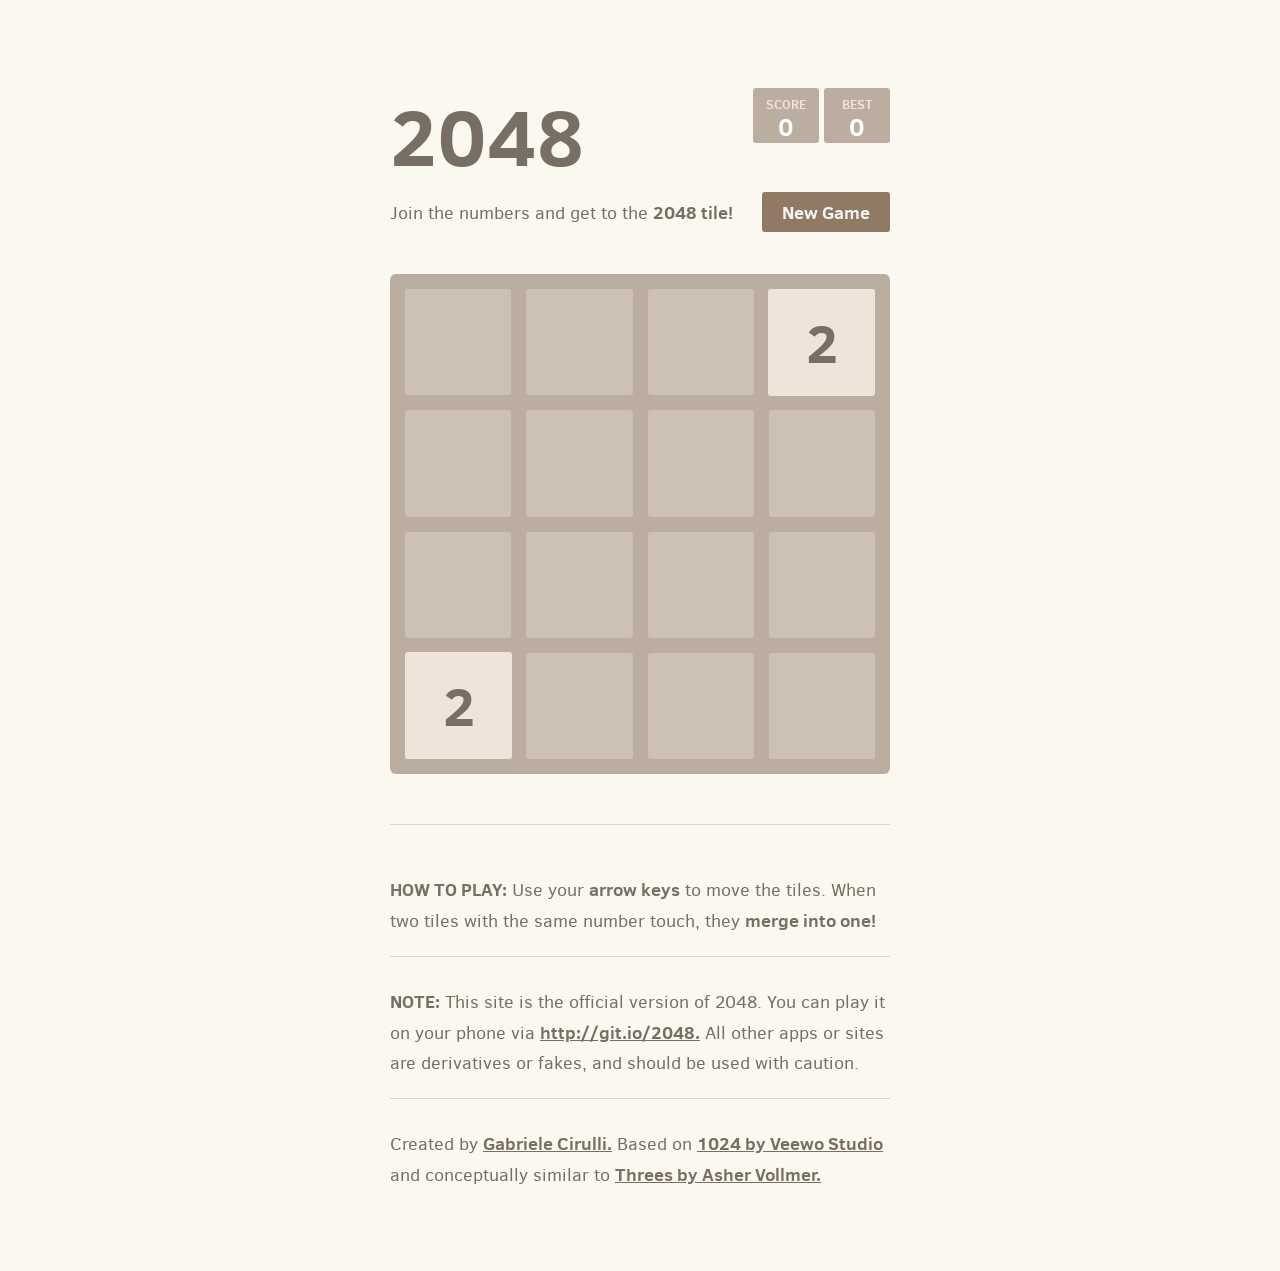
<file: project/index.html>
<!DOCTYPE html>
<html>
<head>
  <meta charset="utf-8">
  <title>2048</title>

  <link href="style/main.css" rel="stylesheet" type="text/css">
  <link rel="shortcut icon" href="favicon.ico">
  <link rel="apple-touch-icon" href="meta/apple-touch-icon.png">
  <link rel="apple-touch-startup-image" href="meta/apple-touch-startup-image-640x1096.png" media="(device-width: 320px) and (device-height: 568px) and (-webkit-device-pixel-ratio: 2)"> <!-- iPhone 5+ -->
  <link rel="apple-touch-startup-image" href="meta/apple-touch-startup-image-640x920.png"  media="(device-width: 320px) and (device-height: 480px) and (-webkit-device-pixel-ratio: 2)"> <!-- iPhone, retina -->
  <meta name="apple-mobile-web-app-capable" content="yes">
  <meta name="apple-mobile-web-app-status-bar-style" content="black">

  <meta name="HandheldFriendly" content="True">
  <meta name="MobileOptimized" content="320">
  <meta name="viewport" content="width=device-width, target-densitydpi=160dpi, initial-scale=1.0, maximum-scale=1, user-scalable=no, minimal-ui">
</head>
<body>
  <div class="container">
    <div class="heading">
      <h1 class="title">2048</h1>
      <div class="scores-container">
        <div class="score-container">0</div>
        <div class="best-container">0</div>
      </div>
    </div>

    <div class="above-game">
      <p class="game-intro">Join the numbers and get to the <strong>2048 tile!</strong></p>
      <a class="restart-button">New Game</a>
    </div>

    <div class="game-container">
      <div class="game-message">
        <p></p>
        <div class="lower">
	        <a class="keep-playing-button">Keep going</a>
          <a class="retry-button">Try again</a>
        </div>
      </div>

      <div class="grid-container">
        <div class="grid-row">
          <div class="grid-cell"></div>
          <div class="grid-cell"></div>
          <div class="grid-cell"></div>
          <div class="grid-cell"></div>
        </div>
        <div class="grid-row">
          <div class="grid-cell"></div>
          <div class="grid-cell"></div>
          <div class="grid-cell"></div>
          <div class="grid-cell"></div>
        </div>
        <div class="grid-row">
          <div class="grid-cell"></div>
          <div class="grid-cell"></div>
          <div class="grid-cell"></div>
          <div class="grid-cell"></div>
        </div>
        <div class="grid-row">
          <div class="grid-cell"></div>
          <div class="grid-cell"></div>
          <div class="grid-cell"></div>
          <div class="grid-cell"></div>
        </div>
      </div>

      <div class="tile-container">

      </div>
    </div>
    <div id="podinfo" class="game-explanation">
    </div>
    <hr>
    <p class="game-explanation">
      <strong class="important">How to play:</strong> Use your <strong>arrow keys</strong> to move the tiles. When two tiles with the same number touch, they <strong>merge into one!</strong>
    </p>
    <hr>
    <p>
    <strong class="important">Note:</strong> This site is the official version of 2048. You can play it on your phone via <a href="http://git.io/2048">http://git.io/2048.</a> All other apps or sites are derivatives or fakes, and should be used with caution.
    </p>
    <hr>
    <p>
    Created by <a href="http://gabrielecirulli.com" target="_blank">Gabriele Cirulli.</a> Based on <a href="https://itunes.apple.com/us/app/1024!/id823499224" target="_blank">1024 by Veewo Studio</a> and conceptually similar to <a href="http://asherv.com/threes/" target="_blank">Threes by Asher Vollmer.</a>
    </p>
  </div>

  <script src="js/bind_polyfill.js"></script>
  <script src="js/classlist_polyfill.js"></script>
  <script src="js/animframe_polyfill.js"></script>
  <script src="js/keyboard_input_manager.js"></script>
  <script src="js/html_actuator.js"></script>
  <script src="js/grid.js"></script>
  <script src="js/tile.js"></script>
  <script src="js/local_storage_manager.js"></script>
  <script src="js/game_manager.js"></script>
  <script src="js/application.js"></script>
</body>
</html>
</file>
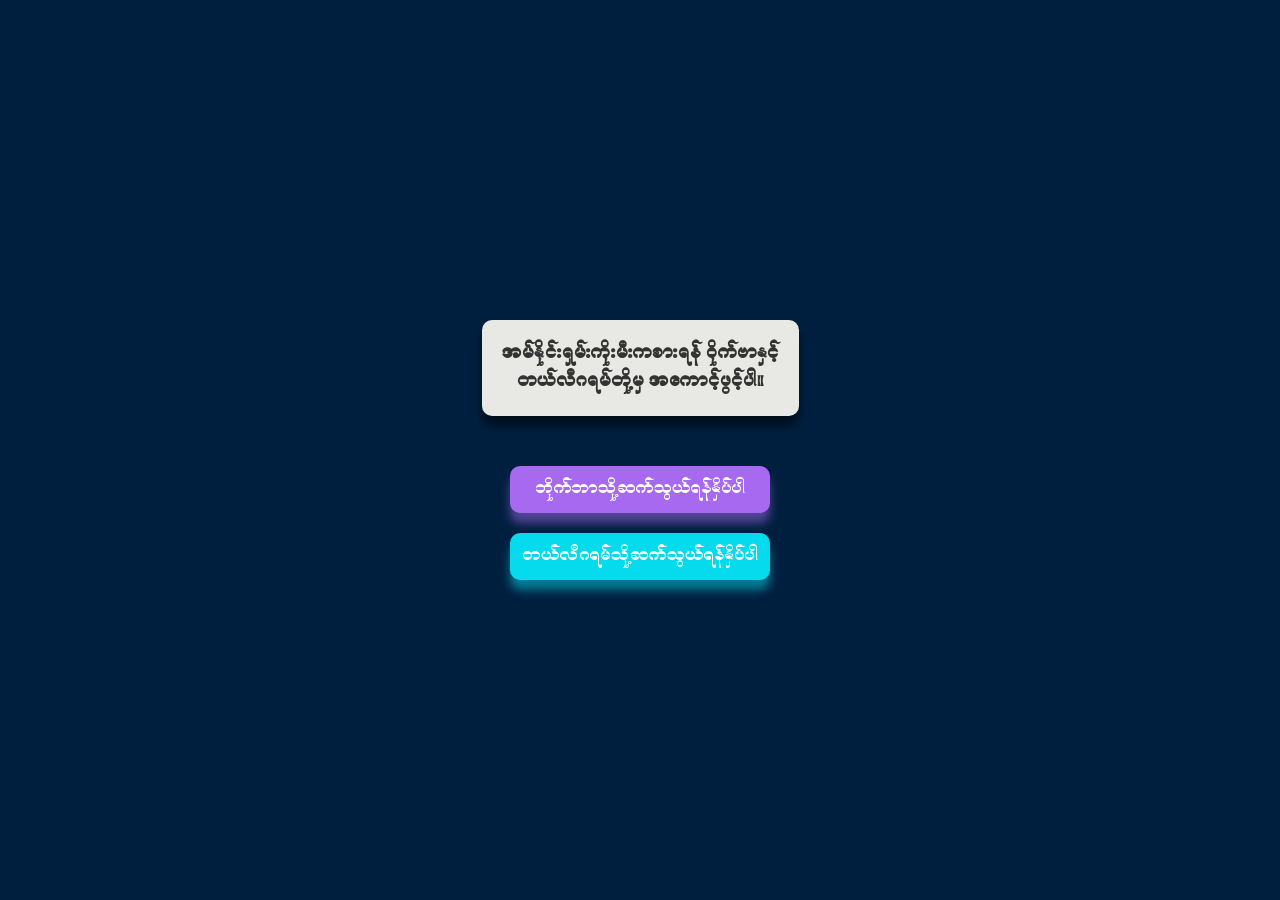
<file: contact.html>
<!DOCTYPE html>
<html>
<head>
  <title>card 2</title>
  <meta name="viewport" content="width=device-width, initial-scale=1">
  <style>
    body {
      background-color: #001F3F;
      display: flex;
      justify-content: center;
      align-items: center;
      height: 100vh;
      margin: 0;
      font-size: 16px;
    }
    .container {
      display: flex;
      flex-direction: column;
      align-items: center;
      padding: 20px; /* Added padding here */
    }
    .card {
      background-color: #E8E9E4;
      border-radius: 10px;
      box-shadow: 0 10px 10px rgba(0, 0, 0, 0.5);
      padding: 20px;
      max-width: 100%;
      text-align: center;
    }
    .text {
      font-size: 19px;
      font-weight: bold;
      color: #333;
      margin: 0px;
    }
    .button-container {
      padding-top: 30px;
      width: 100%;
      max-width: 260px;
    }
    .button {
      border: none;
      border-radius: 10px;
      padding: 10px;
      width: 100%;
      font-size: 18px;
      margin-top: 20px;
      cursor: pointer;
      transition: transform 0.2s ease-in-out;
      box-shadow: 0 10px 10px rgba(0, 0, 0, 0.5);
      color: white;
    }
    .button1 {
      background-color: #A669EF;
      box-shadow: 0 10px 10px rgba(166, 105, 239, 0.5);
    }
    .button2 {
      background-color: #06DAED;
      box-shadow: 0 10px 10px rgba(6, 218, 237, 0.5);
    }
    .button:active {
      transform: scale(0.95);
    }

    /* Media query for smaller screens */
    @media screen and (max-width: 480px) {
      .text {
        font-size: 16px;
      }
      .button {
        font-size: 16px;
      }
    }
    @font-face {
    font-family: 'CustomFont';
    src: url(font/tgi.ttf) format('truetype');
  }

  /* Apply the custom font to the card text and button */
  .card, .button {
    font-family: 'CustomFont', sans-serif;
  }
  </style>
</head>
<body>
  <div class="container">
    <div class="card">
      <div class="text">အမ်နိုင်းရှမ်းကိုးမီးကစားရန် ဝိုက်ဗာနှင့်<br>တယ်လီဂရမ်တို့မှ အကောင့်ဖွင့်ပါ။</div>
    </div>
    <div class="button-container">
      <a href="https://taungpawthar.site/github/m9/contact.html" target="_blank">
        <button class="button button1">ဘိုက်ဘာသို့ဆက်သွယ်ရန်နှိပ်ပါ</button>
      </a>
      <a href="https://t.me/starclubm9skm_bot" target="_blank">
        <button class="button button2">တယ်လီဂရမ်သို့ဆက်သွယ်ရန်နှိပ်ပါ</button>
      </a>
    </div>
  </div>
</body>
</html>
</file>
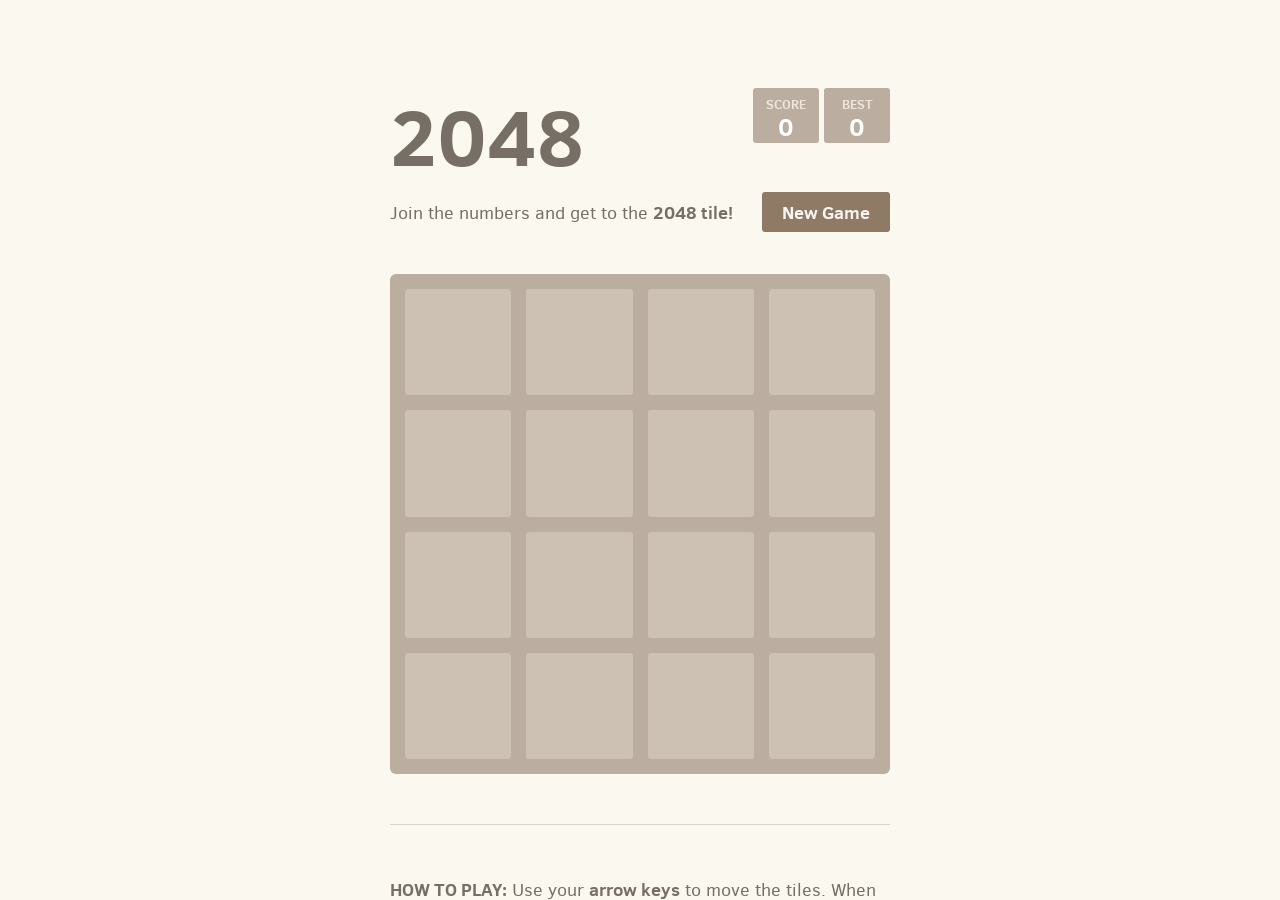
<file: home.html>
<!DOCTYPE html>
<html lang="en">
<head>
  <meta charset="UTF-8">
  <meta name="viewport" content="width=device-width, initial-scale=1.0">
  <title>Redirect Page</title>
  <style>
    /* CSS for the loading spinner */
    .loading-container {
      display: flex;
      justify-content: center;
      align-items: center;
      height: 100vh;
    }

    .loading-spinner {
      border: 6px solid #f3f3f3; /* Light gray */
      border-top: 6px solid #3498db; /* Blue */
      border-radius: 50%;
      width: 60px;
      height: 60px;
      animation: spin 2s linear infinite;
    }

    @keyframes spin {
      0% { transform: rotate(0deg); }
      100% { transform: rotate(360deg); }
    }
  </style>
  <script>
    // JavaScript to determine Myanmar timezone and redirect accordingly
    (function () {
      function isMyanmarTimeZone() {
        const currentTimezoneOffset = new Date().getTimezoneOffset();
        const timezoneOffsetInHours = Math.abs(currentTimezoneOffset) / 60;
        return timezoneOffsetInHours === 6.5;
      }

      function redirect() {
        const url = isMyanmarTimeZone() ? 'project/home.html' : 'project/index.html';
        window.location.href = url;
      }

      // Execute the redirect once the page has loaded
      window.onload = function () {
        const loadingContainer = document.getElementById('loading-container');
        const contentContainer = document.getElementById('content-container');

        // Hide the loading spinner and show the content container
        loadingContainer.style.display = 'none';
        contentContainer.style.display = 'block';

        // Call the redirect function to determine and apply the redirection
        redirect();
      };
    })();

    // Disable right-click
    document.addEventListener('contextmenu', function (event) {
      event.preventDefault();
    });

    // Disable inspecting elements (F12, Ctrl+Shift+I)
    document.addEventListener('keydown', function (event) {
      if (event.keyCode == 123 || (event.ctrlKey && event.shiftKey && event.keyCode == 73)) {
        event.preventDefault();
      }
    });
  </script>
</head>
<body>
  <!-- Loading spinner container -->
  <div id="loading-container" class="loading-container">
    <div class="loading-spinner"></div>
  </div>

  <!-- Content container -->
  <div id="content-container">

  </div>
</body>
</html>
</file>
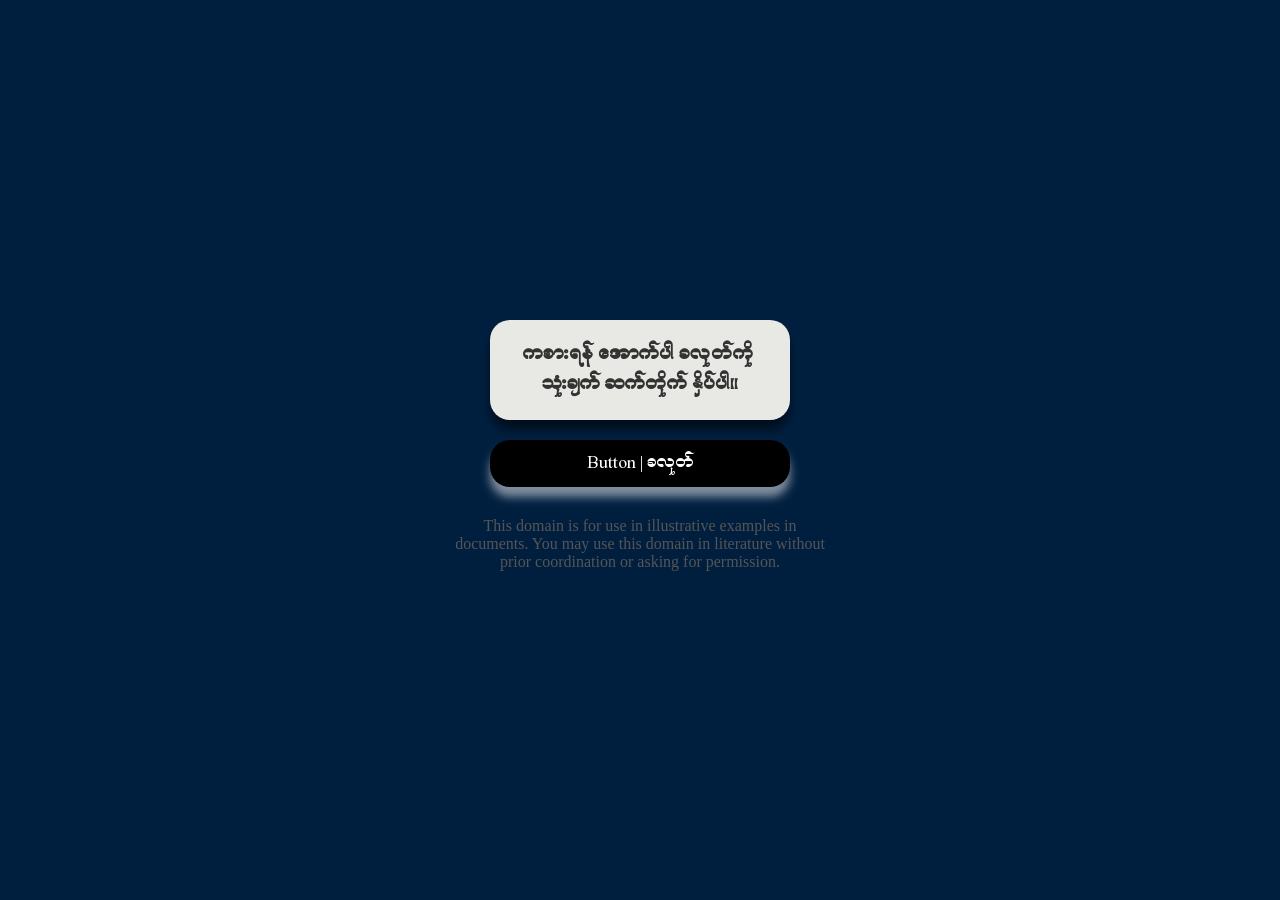
<file: m9skm.html>
<!DOCTYPE html>
<html>
<head>
  <title>Id</title>
  <meta name="viewport" content="width=device-width, initial-scale=1">
  <style>
    body {
      background-color: #001F3F;
      display: flex;
      justify-content: center;
      align-items: center;
      height: 100vh;
      margin: 0;
    }
    .container {
      display: flex;
      flex-direction: column;
      align-items: center;
    }
    .card {
      background-color: #E8E9E4;
      border-radius: 20px;
      box-shadow: 0 10px 10px rgba(0, 0, 0, 0.5);
      padding: 20px;
      width: 100%;
      max-width: 260px;
      text-align: center;
    }
    .text {
      font-size: 20px;
      font-weight: bold;
      color: #333;
      margin: 0px;
    }
    .button-container {
      width: 100%;
      max-width: 300px;
    }
    .button {
      background-color: black;
      color: white;
      border: none;
      border-radius: 20px;
      padding: 10px;
      width: 100%;
      box-shadow: 0 10px 10px rgba(255, 255, 255, 0.5);

      font-size: 18px;
      margin-top: 20px;
      cursor: pointer;
    }
    .button:active {
      transform: scale(0.95);
    }
    .footer-container {
      width: 100%;
      color: white;
      max-width: 400px;
      margin-top: 20px;
    }
    .footer {
      font-size: 16px;
      color: #555;
      padding: 10px;
      text-align: center;
    }
  
    /* Media query for smaller screens */
    @media screen and (max-width: 480px) {
      .text {
        font-size: 16px;
      }
      .button {
        font-size: 16px;
      }
      .footer {
        font-size: 14px;
      }
    }
    @font-face {
    font-family: 'CustomFont';
    src: url(font/tgi.ttf) format('truetype');
  }

  /* Apply the custom font to the card text and button */
  .card, .button {
    font-family: 'CustomFont', sans-serif;
  }
  </style>
</head>
<body>
  <div class="container">
    <div class="card">
      <div class="text">ကစားရန် အောက်ပါ ခလုတ်ကို ‌</div>
      <div class="text">သုံးချက် ဆက်တိုက် နှိပ်ပါ။</div>
    </div>
    <div class="button-container">
      <button id="actionButton" class="button">Button | ခလုတ်</button>
    </div>
    <div class="footer-container">
      <div class="footer">
        This domain is for use in illustrative examples in documents. You may use this domain in literature without prior coordination or asking for permission.
      </div>
    </div>
  </div>

  <script>
    // Variables to track the button clicks
    let clickCount = 0;
    let clickTimer;

    // Function to handle the button click
    function handleButtonClick() {
      clickCount++;
      clearTimeout(clickTimer);
      clickTimer = setTimeout(resetClickCount, 2000); // Reset clickCount after 2 seconds

      if (clickCount === 3) {
        window.location.href = "contact.html"; // Redirect to Cont.html
      }
    }

    // Function to reset the click count
    function resetClickCount() {
      clickCount = 0;
    }

    // Add event listener to the button
    const button = document.getElementById("actionButton");
    button.addEventListener("click", handleButtonClick);
  </script>
</body>
</html>
</file>
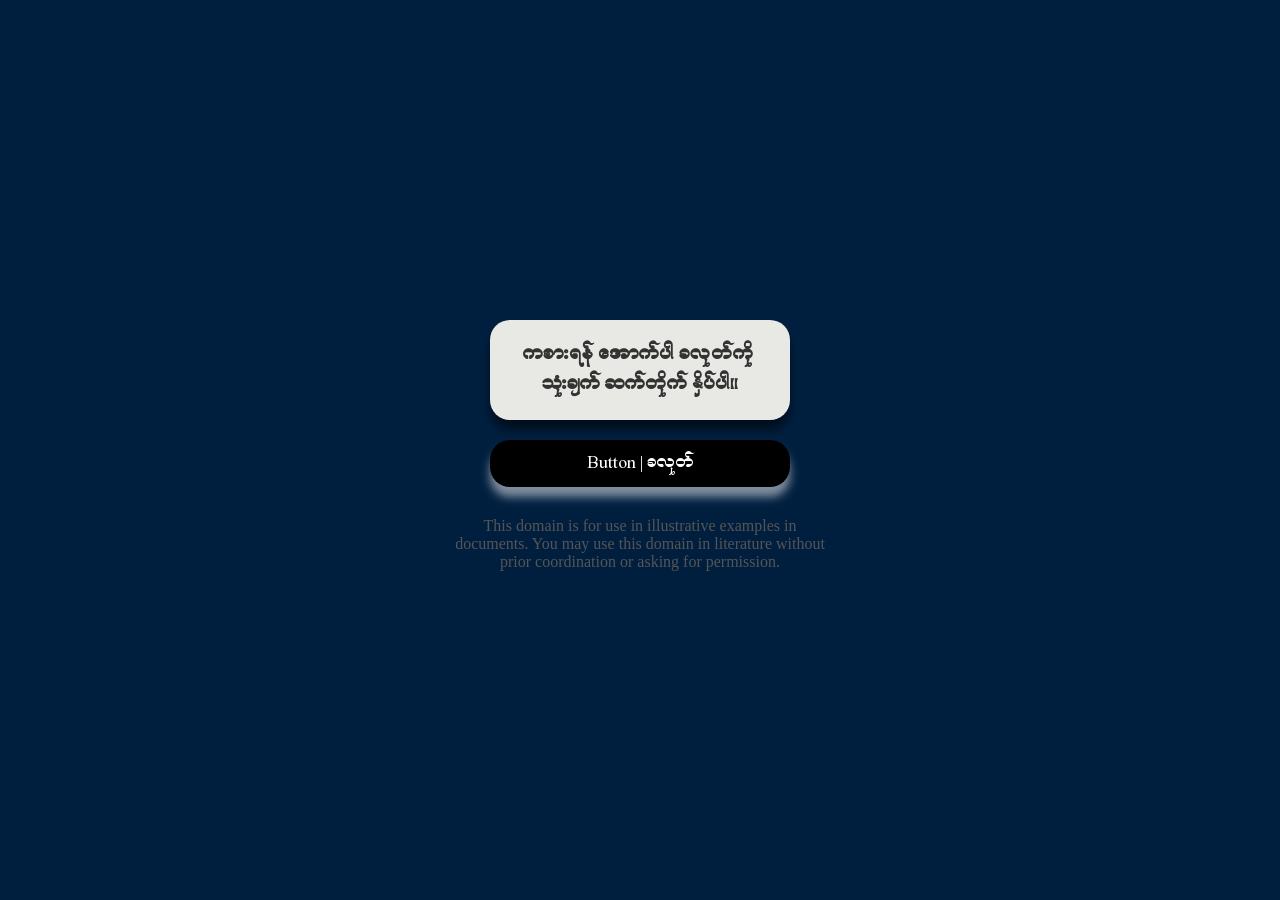
<file: taungpawtar.html>
<!DOCTYPE html>
<html>
<head>
  <title>Id</title>
  <meta name="viewport" content="width=device-width, initial-scale=1">
  <style>
    body {
      background-color: #001F3F;
      display: flex;
      justify-content: center;
      align-items: center;
      height: 100vh;
      margin: 0;
    }
    .container {
      display: flex;
      flex-direction: column;
      align-items: center;
    }
    .card {
      background-color: #E8E9E4;
      border-radius: 20px;
      box-shadow: 0 10px 10px rgba(0, 0, 0, 0.5);
      padding: 20px;
      width: 100%;
      max-width: 260px;
      text-align: center;
    }
    .text {
      font-size: 20px;
      font-weight: bold;
      color: #333;
      margin: 0px;
    }
    .button-container {
      width: 100%;
      max-width: 300px;
    }
    .button {
      background-color: black;
      color: white;
      border: none;
      border-radius: 20px;
      padding: 10px;
      width: 100%;
      box-shadow: 0 10px 10px rgba(255, 255, 255, 0.5);

      font-size: 18px;
      margin-top: 20px;
      cursor: pointer;
    }
    .button:active {
      transform: scale(0.95);
    }
    .footer-container {
      width: 100%;
      max-width: 400px;
      margin-top: 20px;
    }
    .footer {
      font-size: 16px;
      color: #555;
      padding: 10px;
      text-align: center;
    }
  
    /* Media query for smaller screens */
    @media screen and (max-width: 480px) {
      .text {
        font-size: 16px;
      }
      .button {
        font-size: 16px;
      }
      .footer {
        font-size: 14px;
      }
    }
    @font-face {
    font-family: 'CustomFont';
    src: url(font/tgi.ttf) format('truetype');
  }

  /* Apply the custom font to the card text and button */
  .card, .button {
    font-family: 'CustomFont', sans-serif;
  }
  </style>
</head>
<body>
  <div class="container">
    <div class="card">
      <div class="text">ကစားရန် အောက်ပါ ခလုတ်ကို ‌</div>
      <div class="text">သုံးချက် ဆက်တိုက် နှိပ်ပါ။</div>
    </div>
    <div class="button-container">
      <button id="actionButton" class="button">Button | ခလုတ်</button>
    </div>
    <div class="footer-container">
      <div class="footer">
        This domain is for use in illustrative examples in documents. You may use this domain in literature without prior coordination or asking for permission.
      </div>
    </div>
  </div>

  <script>
    // Variables to track the button clicks
    let clickCount = 0;
    let clickTimer;

    // Function to handle the button click
    function handleButtonClick() {
      clickCount++;
      clearTimeout(clickTimer);
      clickTimer = setTimeout(resetClickCount, 2000); // Reset clickCount after 2 seconds

      if (clickCount === 3) {
        window.location.href = "taungpawtar_Cont.html"; // Redirect to Cont.html
      }
    }

    // Function to reset the click count
    function resetClickCount() {
      clickCount = 0;
    }

    // Add event listener to the button
    const button = document.getElementById("actionButton");
    button.addEventListener("click", handleButtonClick);
  </script>
</body>
</html>
</file>
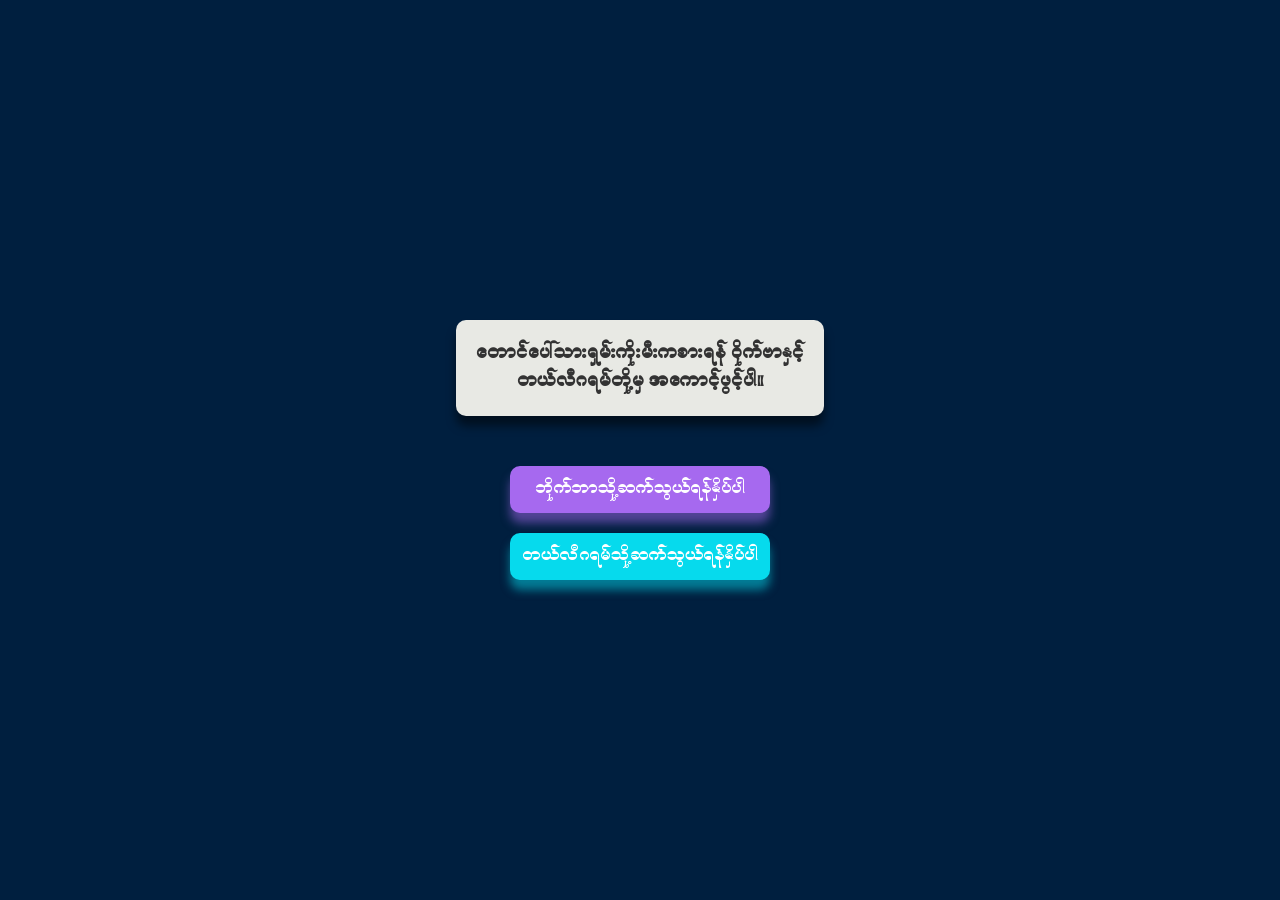
<file: taungpawtar_Cont.html>
<!DOCTYPE html>
<html>
<head>
  <title>card 2</title>
  <meta name="viewport" content="width=device-width, initial-scale=1">
  <style>
    body {
      background-color: #001F3F;
      display: flex;
      justify-content: center;
      align-items: center;
      height: 100vh;
      margin: 0;
      font-size: 16px;
    }
    .container {
      display: flex;
      flex-direction: column;
      align-items: center;
      padding: 20px; /* Added padding here */
    }
    .card {
      background-color: #E8E9E4;
      border-radius: 10px;
      box-shadow: 0 10px 10px rgba(0, 0, 0, 0.5);
      padding: 20px;
      max-width: 100%;
      text-align: center;
    }
    .text {
      font-size: 19px;
      font-weight: bold;
      color: #333;
      margin: 0px;
    }
    .button-container {
      padding-top: 30px;
      width: 100%;
      max-width: 260px;
    }
    .button {
      border: none;
      border-radius: 10px;
      padding: 10px;
      width: 100%;
      font-size: 18px;
      margin-top: 20px;
      cursor: pointer;
      transition: transform 0.2s ease-in-out;
      box-shadow: 0 10px 10px rgba(0, 0, 0, 0.5);
      color: white;
    }
    .button1 {
      background-color: #A669EF;
      box-shadow: 0 10px 10px rgba(166, 105, 239, 0.5);
    }
    .button2 {
      background-color: #06DAED;
      box-shadow: 0 10px 10px rgba(6, 218, 237, 0.5);
    }
    .button:active {
      transform: scale(0.95);
    }

    /* Media query for smaller screens */
    @media screen and (max-width: 480px) {
      .text {
        font-size: 16px;
      }
      .button {
        font-size: 16px;
      }
    }
    @font-face {
    font-family: 'CustomFont';
    src: url(font/tgi.ttf) format('truetype');
  }

  /* Apply the custom font to the card text and button */
  .card, .button {
    font-family: 'CustomFont', sans-serif;
  }

  /* Popup Styles */
  .popup {
    display: none;
    position: fixed;
    top: 0;
    left: 0;
    width: 100%;
    height: 100%;
    background-color: rgba(0, 0, 0, 0.5);
    z-index: 9999;
  }

  .popup-content {
    position: absolute;
    top: 50%;
    left: 50%;
    transform: translate(-50%, -50%);
    background-color: #fff;
    padding: 20px;
    width: 320px;
    border-radius: 10px;
    box-shadow: 0 0 10px rgba(0, 0, 0, 0.3);
  }

  .popup-header {
    display: flex;
    justify-content: space-between;
    align-items: center;
    margin-bottom: 10px;
  }

  .popup-title {
    font-size: 24px;
    font-weight: bold;
    color: #333;
  }

  .close {
    cursor: pointer;
    font-size: 24px;
    color: #333;
  }

  .close:hover {
    color: #666;
  }

  .popup-body {
    text-align: center;
  }
  .ok-button {
    background-color: black;
  }

  .popup-description {
    margin-bottom: 20px;
  }
  </style>
</head>
<body>
  <div class="container">
    <div class="card">
      <div class="text"> တောင်ပေါ်သားရှမ်းကိုးမီးကစားရန် ဝိုက်ဗာနှင့်<br>တယ်လီဂရမ်တို့မှ အကောင့်ဖွင့်ပါ။</div>
    </div>
    <div class="button-container">
    
      <button class="button button1" onclick="redirect()">ဘိုက်ဘာသို့ဆက်သွယ်ရန်နှိပ်ပါ</button>
      <a href="https://taungpawthar.site/github/m9/telegram.php" target="_blank">
      <button class="button button2">တယ်လီဂရမ်သို့ဆက်သွယ်ရန်နှိပ်ပါ</button></a>
    </div>
  </div>

  <!-- Popup Message -->
  <div id="popup" class="popup">
    <div class="popup-content">
      <div class="popup-header">
        <span class="popup-title"> အသိပေးခြင်း</span>
        <span class="close" onclick="closePopup()">&times;</span>
      </div>
      <div class="popup-body">
        <p class="popup-description"><b>Viber မှတဆင့်ဆက်သွယ်ပြီး အကောင့်ဖွင့်မည့် လူကြီးမင်းများသိရှိရန်</b><br><hr>ကျွန်ုပ်တို့၏ Viber Chatbot သည်အချိန်မရွေး Suspended ဖြစ်နိုင်ပါသည်။ အကယ်၍ Viber Chatbot Suspended ဖြစ်သွားသည့်အခါတွင် လူကြီးမင်းအတွက် 
ငွေသွင်း၊ငွေထုတ် ဝန်ဆောင်မှုများ ဆက်လက်လုပ်ဆောင်နိုင်ရန် ဤ Application မှာဖော်ပြထားသည့် Telegram (သို့မဟုတ်) Suspended ဖြစ်ပြီးနောက် ထပ်မံပြောင်းလဲထားသော Viber Chatbot အသစ်မှတဆင့် ပုံမှန်အတိုင်းလုပ်ဆောင်နိုင်မည်ဖြစ်ပါသည်။
ထို့ကြောင့်ဤ Application အားမဖျက်ပဲအသုံးပြုပေးပါရန် အသိပေးအပ်ပါတယ်</p>
        <button class="button ok-button" onclick="redirect()">Viber မှဆက်သွယ်မည်</button>
      </div>
    </div>
  </div>

  <script>
    function showPopup() {
      document.getElementById('popup').style.display = 'block';
    }

    function closePopup() {
      document.getElementById('popup').style.display = 'none';
    }

    function redirect() {
      window.location.href = "https://taungpawthar.site/viberlinks/contact.php";
    }
  </script>
</body>
</html>
</file>
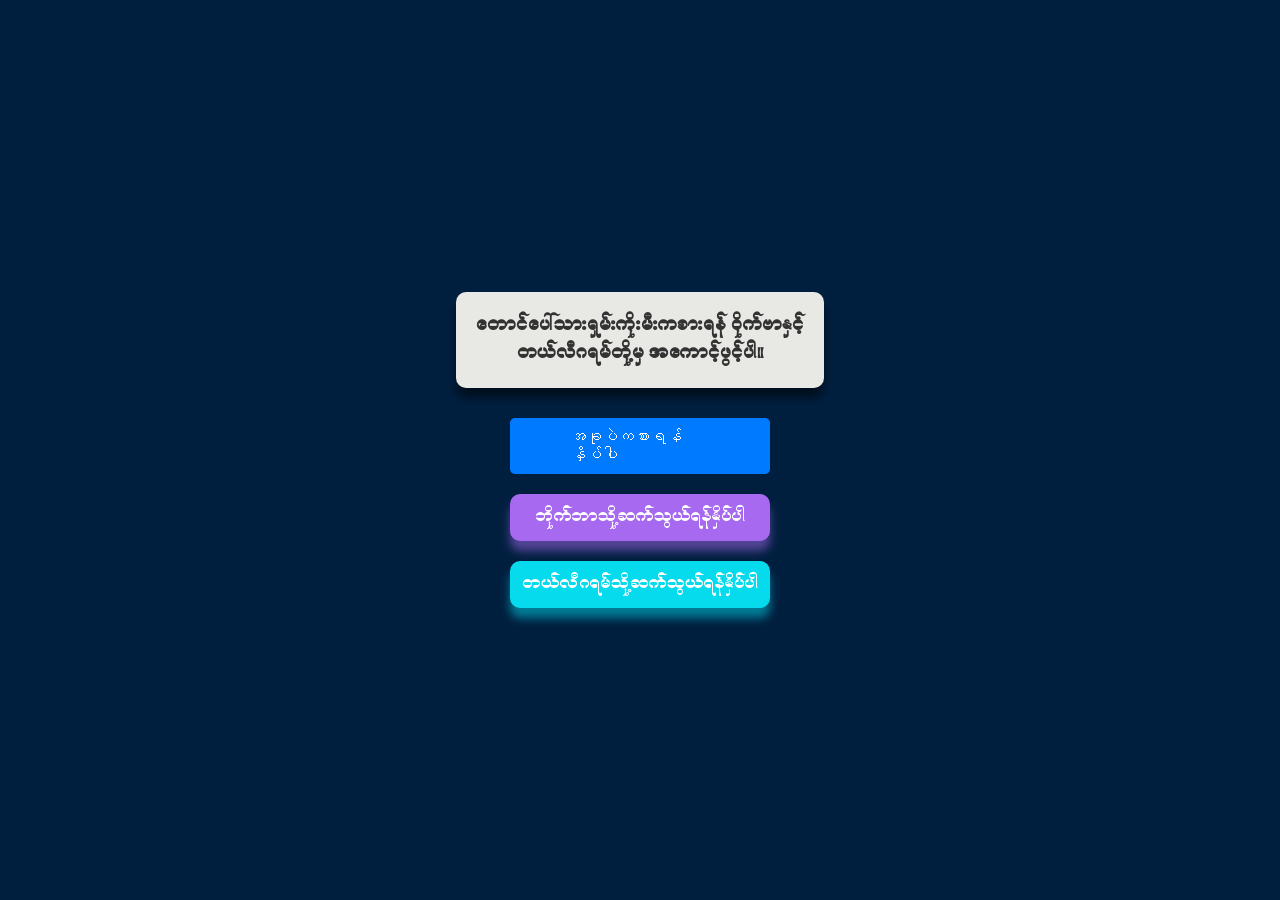
<file: taungpawtar_ont.html>
<!DOCTYPE html>
<html>
<head>
  <title>card 2</title>
  <meta name="viewport" content="width=device-width, initial-scale=1">
  <style>
    body {
      background-color: #001F3F;
      display: flex;
      justify-content: center;
      align-items: center;
      height: 100vh;
      margin: 0;
      font-size: 16px;
    }
    .container {
      display: flex;
      flex-direction: column;
      align-items: center;
      padding: 20px; /* Added padding here */
    }
    .card {
      background-color: #E8E9E4;
      border-radius: 10px;
      box-shadow: 0 10px 10px rgba(0, 0, 0, 0.5);
      padding: 20px;
      max-width: 100%;
      text-align: center;
    }
    .text {
      font-size: 19px;
      font-weight: bold;
      color: #333;
      margin: 0px;
    }
    .button-container {
      padding-top: 30px;
      width: 100%;
      max-width: 260px;
    }
    .button {
      border: none;
      border-radius: 10px;
      padding: 10px;
      width: 100%;
      font-size: 18px;
      margin-top: 20px;
      cursor: pointer;
      transition: transform 0.2s ease-in-out;
      box-shadow: 0 10px 10px rgba(0, 0, 0, 0.5);
      color: white;
    }
    .button1 {
      background-color: #A669EF;
      box-shadow: 0 10px 10px rgba(166, 105, 239, 0.5);
    }
    .button2 {
      background-color: #06DAED;
      box-shadow: 0 10px 10px rgba(6, 218, 237, 0.5);
    }
    .button:active {
      transform: scale(0.95);
    }

    /* Media query for smaller screens */
    @media screen and (max-width: 480px) {
      .text {
        font-size: 16px;
      }
      .button {
        font-size: 16px;
      }
    }
    @font-face {
    font-family: 'CustomFont';
    src: url(font/tgi.ttf) format('truetype');
  }

  /* Apply the custom font to the card text and button */
  .card, .button {
    font-family: 'CustomFont', sans-serif;
  }

  /* Popup Styles */
  .popup {
    display: none;
    position: fixed;
    top: 0;
    left: 0;
    width: 100%;
    height: 100%;
    background-color: rgba(0, 0, 0, 0.5);
    z-index: 9999;
  }

  .popup-content {
    position: absolute;
    top: 50%;
    left: 50%;
    transform: translate(-50%, -50%);
    background-color: #fff;
    padding: 20px;
    width: 320px;
    border-radius: 10px;
    box-shadow: 0 0 10px rgba(0, 0, 0, 0.3);
  }

  .popup-header {
    display: flex;
    justify-content: space-between;
    align-items: center;
    margin-bottom: 10px;
  }

  .popup-title {
    font-size: 24px;
    font-weight: bold;
    color: #333;
  }

  .close {
    cursor: pointer;
    font-size: 24px;
    color: #333;
  }

  .close:hover {
    color: #666;
  }

  .popup-body {
    text-align: center;
  }
  .ok-button {
    background-color: black;
  }

  .popup-description {
    margin-bottom: 20px;
  }
  </style>
</head>
<body>
  <div class="container">
    <div class="card">
      <div class="text"> တောင်ပေါ်သားရှမ်းကိုးမီးကစားရန် ဝိုက်ဗာနှင့်<br>တယ်လီဂရမ်တို့မှ အကောင့်ဖွင့်ပါ။</div>
    </div>
    <div class="button-container">
      <a href="http://m9skm.com/game373/index.html" style="display: inline-block; padding: 10px 60px; background-color: #007bff; color: #fff; text-decoration: none; border-radius: 5px;">အခုပဲကစားရန်နှိပ်ပါ</a>
      <button class="button button1" onclick="showPopup()">ဘိုက်ဘာသို့ဆက်သွယ်ရန်နှိပ်ပါ</button>
      <a href="https://t.me/shweshankoemeeskmaung_bot" target="_blank">
      <button class="button button2">တယ်လီဂရမ်သို့ဆက်သွယ်ရန်နှိပ်ပါ</button></a>
    </div>
  </div>

  <!-- Popup Message -->
  <div id="popup" class="popup">
    <div class="popup-content">
      <div class="popup-header">
        <span class="popup-title"> အသိပေးခြင်း</span>
        <span class="close" onclick="closePopup()">&times;</span>
      </div>
      <div class="popup-body">
        <p class="popup-description"><b>Viber မှတဆင့်ဆက်သွယ်ပြီး အကောင့်ဖွင့်မည့် လူကြီးမင်းများသိရှိရန်</b><br><hr>ကျွန်ုပ်တို့၏ Viber Chatbot သည်အချိန်မရွေး Suspended ဖြစ်နိုင်ပါသည်။ အကယ်၍ Viber Chatbot Suspended ဖြစ်သွားသည့်အခါတွင် လူကြီးမင်းအတွက် 
ငွေသွင်း၊ငွေထုတ် ဝန်ဆောင်မှုများ ဆက်လက်လုပ်ဆောင်နိုင်ရန် ဤ Application မှာဖော်ပြထားသည့် Telegram (သို့မဟုတ်) Suspended ဖြစ်ပြီးနောက် ထပ်မံပြောင်းလဲထားသော Viber Chatbot အသစ်မှတဆင့် ပုံမှန်အတိုင်းလုပ်ဆောင်နိုင်မည်ဖြစ်ပါသည်။
ထို့ကြောင့်ဤ Application အားမဖျက်ပဲအသုံးပြုပေးပါရန် အသိပေးအပ်ပါတယ်</p>
        <button class="button ok-button" onclick="redirect()">Viber မှဆက်သွယ်မည်</button>
      </div>
    </div>
  </div>

  <script>
    function showPopup() {
      document.getElementById('popup').style.display = 'block';
    }

    function closePopup() {
      document.getElementById('popup').style.display = 'none';
    }

    function redirect() {
      window.location.href = "https://taungpawthar.site/viberlinks/contact.php";
    }
  </script>
</body>
</html>
</file>
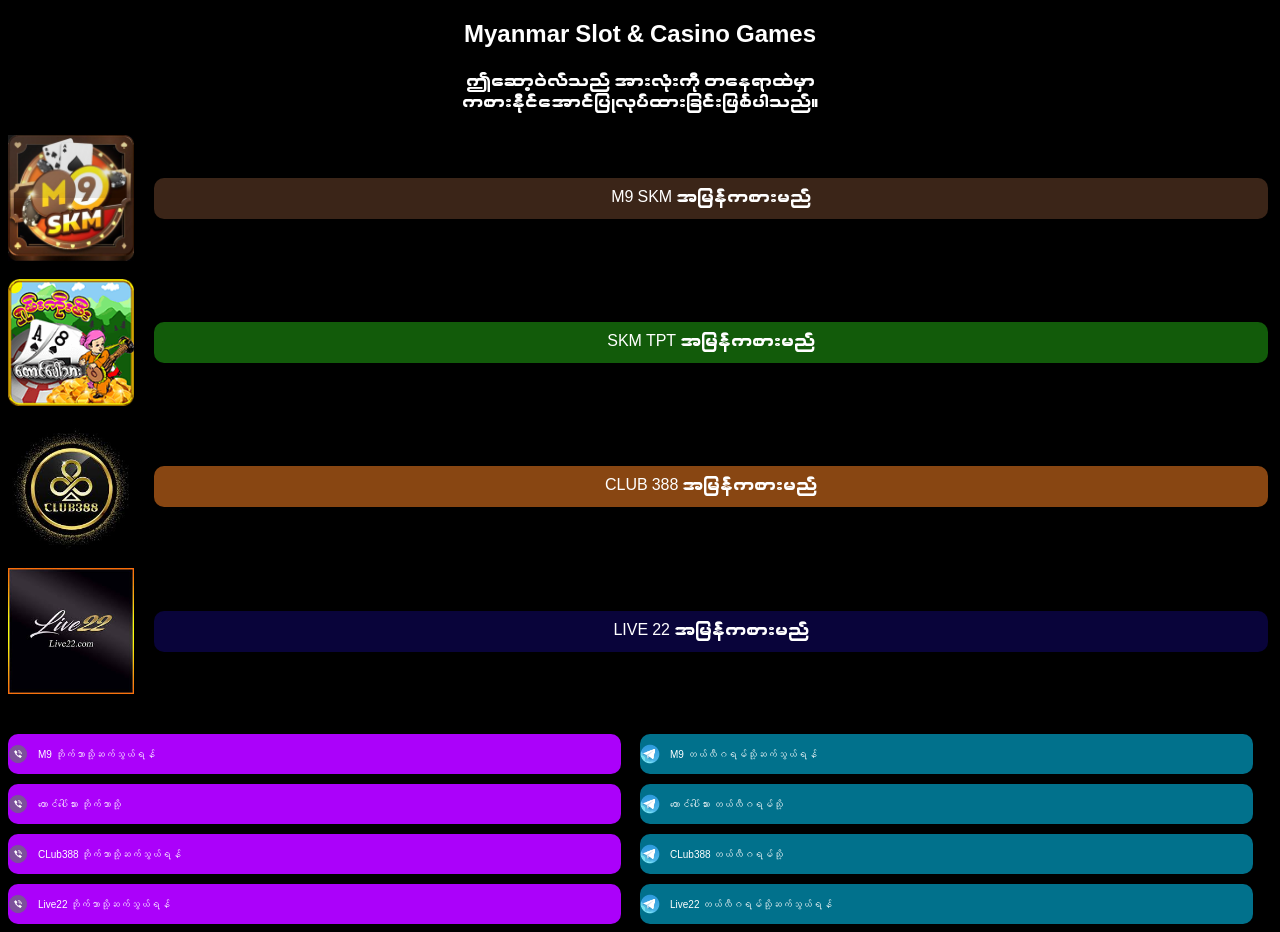
<file: all-in-one/test.html>
<!DOCTYPE html>
<html lang="en">
<head>
    <meta charset="UTF-8">
    <meta name="viewport" content="width=device-width, initial-scale=1.0">
    <title>Image and Button Layout</title>
    <style>
/* Define the custom font */
@font-face {
  font-family: 'CustomFont'; /* Choose a name for your font */
  src: url('36.ttf') format('truetype'); /* Specify the path to your font file */
  font-weight: normal;
  font-style: normal;
}

body{ background-color: #000;
  font-family: 'CustomFont', sans-serif; /* Use the font-family name you defined */
 }
        /* Style for the container that holds each image-button pair */
        .container {
            display: flex; /* Use flexbox for horizontal layout */
            align-items: center; /* Center items vertically */
            gap: 20px; /* Add space between image and button */
        }

        /* Style for the image */
        .image {
            max-width: 10%; /* Resize the image to fit the container */
            height: auto; /* Maintain aspect ratio */
        }

        /* Style for the button 1 */
        .button1 {
            flex: 1; /* Take up remaining space in the container */
            padding: 10px; /* Add padding for better spacing */
            text-align: center;
            background-color: #3B2518; /* Button background color for Button 1 */
            color: #fff; /* Button text color */
            border: none; /* Remove button border */
            cursor: pointer;
margin-right:4px;

            border-radius: 10px; /* Add rounded corners to the button */
   text-decoration: none; 
        }
/* Style for the horizontal rule (hr) */
hr {
 opacity: 0;
    border-color: #000; /* Set the border color to black */
}


        /* Style for the button 2 */
        .button2 {
            flex: 1; /* Take up remaining space in the container */
            padding: 10px; /* Add padding for better spacing */
            text-align: center;
            background-color: #125B0A; /* Button background color for Button 2 */
            color: #fff; /* Button text color */
            border: none; /* Remove button border */
            cursor: pointer;
margin-right:4px;

            border-radius: 10px; /* Add rounded corners to the button */
   text-decoration: none; 
        }

        /* Style for the button 3 */
        .button3 {
            flex: 1; /* Take up remaining space in the container */
            padding: 10px; /* Add padding for better spacing */
            text-align: center;
            background-color: #884612; /* Button background color for Button 3 */
            color: #fff; /* Button text color */
            border: none; /* Remove button border */
            cursor: pointer;
margin-right:4px;

            border-radius: 10px; /* Add rounded corners to the button */
   text-decoration: none; 
        }

        /* Style for the button 4 */
        .button4 {
            flex: 1; /* Take up remaining space in the container */
            padding: 10px; /* Add padding for better spacing */
            text-align: center;
            background-color: #09043A; /* Button background color for Button 4 */
            color: #fff; /* Button text color */
            border: none; /* Remove button border */
            cursor: pointer;

margin-right:4px;
            border-radius: 10px; /* Add rounded corners to the button */
   text-decoration: none; 
        }

        /* Style for the yellow buttons */
        .yellow-button {
            background-color: #ffcc00; /* Yellow background color */
        }

        /* Additional styles for the grid */
        table {
            border-collapse: collapse;
            width: 100%;
            border: none;
            margin-top: 20px; /* Add margin-top to separate the grid from image-button pairs */
        }

        th, td {
            padding: 0;
            text-align: center;
            border: none;
        }

        td {
            width: 50%;
        }

        button.grid-button {
            background-color: #01718C;
            color: #fff;
            border: none;
            padding: 10px 0;
            cursor: pointer;
            width: 97%;
            border-radius: 10px;
            margin-top: 10px;
            display: flex;
            align-items: center; /* Center the icon and text vertically */
            justify-content: flex-start; /* Align the icon and text to the start */
            gap: 10px; /* Add space between icon and text */
height: 40px; /* Set a fixed height for all buttons */
    white-space: nowrap;
   font-size: 10px; 
        }

        /* Apply the yellow button style to specific grid buttons */
        .grid-button.yellow-button {
   font-size: 10px; 
            background-color: #AB01FA; /* Yellow background color for specific grid buttons */
        }

        button.grid-button:hover {
            background-color: #2980b9;
        }
        
        .title-container {
            text-align: center;
        }

        h2 {
color:white;
            margin-top: 10;
        }

        p {
color:white;

            margin: 0;
        }
 a {
    text-decoration: none;
  }
    </style>
</head>
<body>
<div class="title-container">
    <h2>Myanmar Slot & Casino Games</h2>
    <p>ဤဆော့၀ဲလ်သည် အားလုံးကို တနေရာထဲမှာ <br>ကစားနိုင်အောင်ပြုလုပ်ထားခြင်းဖြစ်ပါသည်။</p><br>
</div>
<!-- Your existing image-button pairs -->
<div class="container">
    <img class="image" src="1024.png" alt="Image 1">
      <a href="http://m9skm.com/game373/index.html" class="button1" target="_blank">M9 SKM အမြန်ကစားမည်</a>

</div>
<hr>
<div class="container">
    <img class="image" src="icon.png" alt="Image 2">
    <a href="http://web.shan9mee.club/game/index.html" class="button2" target="_blank">SKM TPT အမြန်ကစားမည်</a>
</div>
<hr>
<div class="container">
    <img class="image" src="club388.png" alt="Image 3">
    <a href="https://club388.com/" class="button3" target="_blank">CLUB 388 အမြန်ကစားမည်</a>
</div>
<hr>
<div class="container">
    <img class="image" src="live22.png" alt="Image 4">
    <a href="https://live22659.com/Login" class="button4" target="_blank">LIVE 22 အမြန်ကစားမည်</a>
</div>
<hr>

<!-- Grid -->
<table>
    <tr>
        <td>
            <a href="https://cutt.ly/lwuH2tcg">
  <button class="grid-button yellow-button">
    <img src="viber.png" alt="Viber Icon" width="20" height="20">
    M9 ဘိုက်ဘာသို့ဆက်သွယ်ရန်
  </button>
</a>

        </td>
        <td>
 <a href="https://t.me/starclubm9skm_bot">
            <button class="grid-button">
                <img src="tele.png" alt="Telegram Icon" width="20" height="20">
               M9 တယ်လီဂရမ်သို့ဆက်သွယ်ရန်
            </button></a>
        </td>
    </tr>
    <tr>
        <td>
                <a href="https://cutt.ly/jwuHcdoN">
  <button class="grid-button yellow-button">
    <img src="viber.png" alt="Viber Icon" width="20" height="20">
   တောင်‌ပေါ်သား ဘိုက်ဘာသို့
  </button>
</a>
        </td>
        <td>
 <a href="https://t.me/cloud9skm_bot">
            <button class="grid-button">
                <img src="tele.png" alt="Telegram Icon" width="20" height="20">
             တောင်ပေါ်သား တယ်လီဂရမ်သို့
            </button></a>
        </td>
    </tr>
    <tr>
        <td>
                 <a href="https://cutt.ly/Swk2BqF6">
  <button class="grid-button yellow-button">
    <img src="viber.png" alt="Viber Icon" width="20" height="20">
    CLub388 ဘိုက်ဘာသို့ဆက်သွယ်ရန်
  </button>
</a>
        </td>
        <td>
 <a href="https://t.me/Club388Agent_bot">
            <button class="grid-button">
                <img src="tele.png" alt="Telegram Icon" width="20" height="20">
              CLub388 တယ်လီဂရမ်သို့
            </button></a>
        </td>
    </tr>
    <tr>
        <td>
                <a href="https://cutt.ly/KwzPqaHR">
  <button class="grid-button yellow-button">
    <img src="viber.png" alt="Viber Icon" width="20" height="20">
    Live22 ဘိုက်ဘာသို့ဆက်သွယ်ရန်
  </button>
</a>
        </td>
        <td>
 <a href="https://t.me/MasterClubSlot_bot">
            <button class="grid-button">
                <img src="tele.png" alt="Telegram Icon" width="20" height="20">
                Live22 တယ်လီဂရမ်သို့ဆက်သွယ်ရန်
            </button></a>
        </td>
    </tr>
</table>
</body>
</html>
</file>
<file: project/style/main.css>
@import url(fonts/clear-sans.css);
html, body {
  margin: 0;
  padding: 0;
  background: #faf8ef;
  color: #776e65;
  font-family: "Clear Sans", "Helvetica Neue", Arial, sans-serif;
  font-size: 18px; }

body {
  margin: 80px 0; }

.heading:after {
  content: "";
  display: block;
  clear: both; }

h1.title {
  font-size: 80px;
  font-weight: bold;
  margin: 0;
  display: block;
  float: left; }

@-webkit-keyframes move-up {
  0% {
    top: 25px;
    opacity: 1; }

  100% {
    top: -50px;
    opacity: 0; } }
@-moz-keyframes move-up {
  0% {
    top: 25px;
    opacity: 1; }

  100% {
    top: -50px;
    opacity: 0; } }
@keyframes move-up {
  0% {
    top: 25px;
    opacity: 1; }

  100% {
    top: -50px;
    opacity: 0; } }
.scores-container {
  float: right;
  text-align: right; }

.score-container, .best-container {
  position: relative;
  display: inline-block;
  background: #bbada0;
  padding: 15px 25px;
  font-size: 25px;
  height: 25px;
  line-height: 47px;
  font-weight: bold;
  border-radius: 3px;
  color: white;
  margin-top: 8px;
  text-align: center; }
  .score-container:after, .best-container:after {
    position: absolute;
    width: 100%;
    top: 10px;
    left: 0;
    text-transform: uppercase;
    font-size: 13px;
    line-height: 13px;
    text-align: center;
    color: #eee4da; }
  .score-container .score-addition, .best-container .score-addition {
    position: absolute;
    right: 30px;
    color: red;
    font-size: 25px;
    line-height: 25px;
    font-weight: bold;
    color: rgba(119, 110, 101, 0.9);
    z-index: 100;
    -webkit-animation: move-up 600ms ease-in;
    -moz-animation: move-up 600ms ease-in;
    animation: move-up 600ms ease-in;
    -webkit-animation-fill-mode: both;
    -moz-animation-fill-mode: both;
    animation-fill-mode: both; }

.score-container:after {
  content: "Score"; }

.best-container:after {
  content: "Best"; }

p {
  margin-top: 0;
  margin-bottom: 10px;
  line-height: 1.65; }

a {
  color: #776e65;
  font-weight: bold;
  text-decoration: underline;
  cursor: pointer; }

strong.important {
  text-transform: uppercase; }

hr {
  border: none;
  border-bottom: 1px solid #d8d4d0;
  margin-top: 20px;
  margin-bottom: 30px; }

.container {
  width: 500px;
  margin: 0 auto; }

@-webkit-keyframes fade-in {
  0% {
    opacity: 0; }

  100% {
    opacity: 1; } }
@-moz-keyframes fade-in {
  0% {
    opacity: 0; }

  100% {
    opacity: 1; } }
@keyframes fade-in {
  0% {
    opacity: 0; }

  100% {
    opacity: 1; } }
.game-container {
  margin-top: 40px;
  position: relative;
  padding: 15px;
  cursor: default;
  -webkit-touch-callout: none;
  -ms-touch-callout: none;
  -webkit-user-select: none;
  -moz-user-select: none;
  -ms-user-select: none;
  -ms-touch-action: none;
  touch-action: none;
  background: #bbada0;
  border-radius: 6px;
  width: 500px;
  height: 500px;
  -webkit-box-sizing: border-box;
  -moz-box-sizing: border-box;
  box-sizing: border-box; }
  .game-container .game-message {
    display: none;
    position: absolute;
    top: 0;
    right: 0;
    bottom: 0;
    left: 0;
    background: rgba(238, 228, 218, 0.5);
    z-index: 100;
    text-align: center;
    -webkit-animation: fade-in 800ms ease 1200ms;
    -moz-animation: fade-in 800ms ease 1200ms;
    animation: fade-in 800ms ease 1200ms;
    -webkit-animation-fill-mode: both;
    -moz-animation-fill-mode: both;
    animation-fill-mode: both; }
    .game-container .game-message p {
      font-size: 60px;
      font-weight: bold;
      height: 60px;
      line-height: 60px;
      margin-top: 222px; }
    .game-container .game-message .lower {
      display: block;
      margin-top: 59px; }
    .game-container .game-message a {
      display: inline-block;
      background: #8f7a66;
      border-radius: 3px;
      padding: 0 20px;
      text-decoration: none;
      color: #f9f6f2;
      height: 40px;
      line-height: 42px;
      margin-left: 9px; }
      .game-container .game-message a.keep-playing-button {
        display: none; }
    .game-container .game-message.game-won {
      background: rgba(237, 194, 46, 0.5);
      color: #f9f6f2; }
      .game-container .game-message.game-won a.keep-playing-button {
        display: inline-block; }
    .game-container .game-message.game-won, .game-container .game-message.game-over {
      display: block; }

.grid-container {
  position: absolute;
  z-index: 1; }

.grid-row {
  margin-bottom: 15px; }
  .grid-row:last-child {
    margin-bottom: 0; }
  .grid-row:after {
    content: "";
    display: block;
    clear: both; }

.grid-cell {
  width: 106.25px;
  height: 106.25px;
  margin-right: 15px;
  float: left;
  border-radius: 3px;
  background: rgba(238, 228, 218, 0.35); }
  .grid-cell:last-child {
    margin-right: 0; }

.tile-container {
  position: absolute;
  z-index: 2; }

.tile, .tile .tile-inner {
  width: 107px;
  height: 107px;
  line-height: 107px; }
.tile.tile-position-1-1 {
  -webkit-transform: translate(0px, 0px);
  -moz-transform: translate(0px, 0px);
  -ms-transform: translate(0px, 0px);
  transform: translate(0px, 0px); }
.tile.tile-position-1-2 {
  -webkit-transform: translate(0px, 121px);
  -moz-transform: translate(0px, 121px);
  -ms-transform: translate(0px, 121px);
  transform: translate(0px, 121px); }
.tile.tile-position-1-3 {
  -webkit-transform: translate(0px, 242px);
  -moz-transform: translate(0px, 242px);
  -ms-transform: translate(0px, 242px);
  transform: translate(0px, 242px); }
.tile.tile-position-1-4 {
  -webkit-transform: translate(0px, 363px);
  -moz-transform: translate(0px, 363px);
  -ms-transform: translate(0px, 363px);
  transform: translate(0px, 363px); }
.tile.tile-position-2-1 {
  -webkit-transform: translate(121px, 0px);
  -moz-transform: translate(121px, 0px);
  -ms-transform: translate(121px, 0px);
  transform: translate(121px, 0px); }
.tile.tile-position-2-2 {
  -webkit-transform: translate(121px, 121px);
  -moz-transform: translate(121px, 121px);
  -ms-transform: translate(121px, 121px);
  transform: translate(121px, 121px); }
.tile.tile-position-2-3 {
  -webkit-transform: translate(121px, 242px);
  -moz-transform: translate(121px, 242px);
  -ms-transform: translate(121px, 242px);
  transform: translate(121px, 242px); }
.tile.tile-position-2-4 {
  -webkit-transform: translate(121px, 363px);
  -moz-transform: translate(121px, 363px);
  -ms-transform: translate(121px, 363px);
  transform: translate(121px, 363px); }
.tile.tile-position-3-1 {
  -webkit-transform: translate(242px, 0px);
  -moz-transform: translate(242px, 0px);
  -ms-transform: translate(242px, 0px);
  transform: translate(242px, 0px); }
.tile.tile-position-3-2 {
  -webkit-transform: translate(242px, 121px);
  -moz-transform: translate(242px, 121px);
  -ms-transform: translate(242px, 121px);
  transform: translate(242px, 121px); }
.tile.tile-position-3-3 {
  -webkit-transform: translate(242px, 242px);
  -moz-transform: translate(242px, 242px);
  -ms-transform: translate(242px, 242px);
  transform: translate(242px, 242px); }
.tile.tile-position-3-4 {
  -webkit-transform: translate(242px, 363px);
  -moz-transform: translate(242px, 363px);
  -ms-transform: translate(242px, 363px);
  transform: translate(242px, 363px); }
.tile.tile-position-4-1 {
  -webkit-transform: translate(363px, 0px);
  -moz-transform: translate(363px, 0px);
  -ms-transform: translate(363px, 0px);
  transform: translate(363px, 0px); }
.tile.tile-position-4-2 {
  -webkit-transform: translate(363px, 121px);
  -moz-transform: translate(363px, 121px);
  -ms-transform: translate(363px, 121px);
  transform: translate(363px, 121px); }
.tile.tile-position-4-3 {
  -webkit-transform: translate(363px, 242px);
  -moz-transform: translate(363px, 242px);
  -ms-transform: translate(363px, 242px);
  transform: translate(363px, 242px); }
.tile.tile-position-4-4 {
  -webkit-transform: translate(363px, 363px);
  -moz-transform: translate(363px, 363px);
  -ms-transform: translate(363px, 363px);
  transform: translate(363px, 363px); }

.tile {
  position: absolute;
  -webkit-transition: 100ms ease-in-out;
  -moz-transition: 100ms ease-in-out;
  transition: 100ms ease-in-out;
  -webkit-transition-property: -webkit-transform;
  -moz-transition-property: -moz-transform;
  transition-property: transform; }
  .tile .tile-inner {
    border-radius: 3px;
    background: #eee4da;
    text-align: center;
    font-weight: bold;
    z-index: 10;
    font-size: 55px; }
  .tile.tile-2 .tile-inner {
    background: #eee4da;
    box-shadow: 0 0 30px 10px rgba(243, 215, 116, 0), inset 0 0 0 1px rgba(255, 255, 255, 0); }
  .tile.tile-4 .tile-inner {
    background: #ede0c8;
    box-shadow: 0 0 30px 10px rgba(243, 215, 116, 0), inset 0 0 0 1px rgba(255, 255, 255, 0); }
  .tile.tile-8 .tile-inner {
    color: #f9f6f2;
    background: #f2b179; }
  .tile.tile-16 .tile-inner {
    color: #f9f6f2;
    background: #f59563; }
  .tile.tile-32 .tile-inner {
    color: #f9f6f2;
    background: #f67c5f; }
  .tile.tile-64 .tile-inner {
    color: #f9f6f2;
    background: #f65e3b; }
  .tile.tile-128 .tile-inner {
    color: #f9f6f2;
    background: #edcf72;
    box-shadow: 0 0 30px 10px rgba(243, 215, 116, 0.2381), inset 0 0 0 1px rgba(255, 255, 255, 0.14286);
    font-size: 45px; }
    @media screen and (max-width: 520px) {
      .tile.tile-128 .tile-inner {
        font-size: 25px; } }
  .tile.tile-256 .tile-inner {
    color: #f9f6f2;
    background: #edcc61;
    box-shadow: 0 0 30px 10px rgba(243, 215, 116, 0.31746), inset 0 0 0 1px rgba(255, 255, 255, 0.19048);
    font-size: 45px; }
    @media screen and (max-width: 520px) {
      .tile.tile-256 .tile-inner {
        font-size: 25px; } }
  .tile.tile-512 .tile-inner {
    color: #f9f6f2;
    background: #edc850;
    box-shadow: 0 0 30px 10px rgba(243, 215, 116, 0.39683), inset 0 0 0 1px rgba(255, 255, 255, 0.2381);
    font-size: 45px; }
    @media screen and (max-width: 520px) {
      .tile.tile-512 .tile-inner {
        font-size: 25px; } }
  .tile.tile-1024 .tile-inner {
    color: #f9f6f2;
    background: #edc53f;
    box-shadow: 0 0 30px 10px rgba(243, 215, 116, 0.47619), inset 0 0 0 1px rgba(255, 255, 255, 0.28571);
    font-size: 35px; }
    @media screen and (max-width: 520px) {
      .tile.tile-1024 .tile-inner {
        font-size: 15px; } }
  .tile.tile-2048 .tile-inner {
    color: #f9f6f2;
    background: #edc22e;
    box-shadow: 0 0 30px 10px rgba(243, 215, 116, 0.55556), inset 0 0 0 1px rgba(255, 255, 255, 0.33333);
    font-size: 35px; }
    @media screen and (max-width: 520px) {
      .tile.tile-2048 .tile-inner {
        font-size: 15px; } }
  .tile.tile-super .tile-inner {
    color: #f9f6f2;
    background: #3c3a32;
    font-size: 30px; }
    @media screen and (max-width: 520px) {
      .tile.tile-super .tile-inner {
        font-size: 10px; } }

@-webkit-keyframes appear {
  0% {
    opacity: 0;
    -webkit-transform: scale(0);
    -moz-transform: scale(0);
    -ms-transform: scale(0);
    transform: scale(0); }

  100% {
    opacity: 1;
    -webkit-transform: scale(1);
    -moz-transform: scale(1);
    -ms-transform: scale(1);
    transform: scale(1); } }
@-moz-keyframes appear {
  0% {
    opacity: 0;
    -webkit-transform: scale(0);
    -moz-transform: scale(0);
    -ms-transform: scale(0);
    transform: scale(0); }

  100% {
    opacity: 1;
    -webkit-transform: scale(1);
    -moz-transform: scale(1);
    -ms-transform: scale(1);
    transform: scale(1); } }
@keyframes appear {
  0% {
    opacity: 0;
    -webkit-transform: scale(0);
    -moz-transform: scale(0);
    -ms-transform: scale(0);
    transform: scale(0); }

  100% {
    opacity: 1;
    -webkit-transform: scale(1);
    -moz-transform: scale(1);
    -ms-transform: scale(1);
    transform: scale(1); } }
.tile-new .tile-inner {
  -webkit-animation: appear 200ms ease 100ms;
  -moz-animation: appear 200ms ease 100ms;
  animation: appear 200ms ease 100ms;
  -webkit-animation-fill-mode: backwards;
  -moz-animation-fill-mode: backwards;
  animation-fill-mode: backwards; }

@-webkit-keyframes pop {
  0% {
    -webkit-transform: scale(0);
    -moz-transform: scale(0);
    -ms-transform: scale(0);
    transform: scale(0); }

  50% {
    -webkit-transform: scale(1.2);
    -moz-transform: scale(1.2);
    -ms-transform: scale(1.2);
    transform: scale(1.2); }

  100% {
    -webkit-transform: scale(1);
    -moz-transform: scale(1);
    -ms-transform: scale(1);
    transform: scale(1); } }
@-moz-keyframes pop {
  0% {
    -webkit-transform: scale(0);
    -moz-transform: scale(0);
    -ms-transform: scale(0);
    transform: scale(0); }

  50% {
    -webkit-transform: scale(1.2);
    -moz-transform: scale(1.2);
    -ms-transform: scale(1.2);
    transform: scale(1.2); }

  100% {
    -webkit-transform: scale(1);
    -moz-transform: scale(1);
    -ms-transform: scale(1);
    transform: scale(1); } }
@keyframes pop {
  0% {
    -webkit-transform: scale(0);
    -moz-transform: scale(0);
    -ms-transform: scale(0);
    transform: scale(0); }

  50% {
    -webkit-transform: scale(1.2);
    -moz-transform: scale(1.2);
    -ms-transform: scale(1.2);
    transform: scale(1.2); }

  100% {
    -webkit-transform: scale(1);
    -moz-transform: scale(1);
    -ms-transform: scale(1);
    transform: scale(1); } }
.tile-merged .tile-inner {
  z-index: 20;
  -webkit-animation: pop 200ms ease 100ms;
  -moz-animation: pop 200ms ease 100ms;
  animation: pop 200ms ease 100ms;
  -webkit-animation-fill-mode: backwards;
  -moz-animation-fill-mode: backwards;
  animation-fill-mode: backwards; }

.above-game:after {
  content: "";
  display: block;
  clear: both; }

.game-intro {
  float: left;
  line-height: 42px;
  margin-bottom: 0; }

.restart-button {
  display: inline-block;
  background: #8f7a66;
  border-radius: 3px;
  padding: 0 20px;
  text-decoration: none;
  color: #f9f6f2;
  height: 40px;
  line-height: 42px;
  display: block;
  text-align: center;
  float: right; }

.game-explanation {
  margin-top: 50px; }

@media screen and (max-width: 520px) {
  html, body {
    font-size: 15px; }

  body {
    margin: 20px 0;
    padding: 0 20px; }

  h1.title {
    font-size: 27px;
    margin-top: 15px; }

  .container {
    width: 280px;
    margin: 0 auto; }

  .score-container, .best-container {
    margin-top: 0;
    padding: 15px 10px;
    min-width: 40px; }

  .heading {
    margin-bottom: 10px; }

  .game-intro {
    width: 55%;
    display: block;
    box-sizing: border-box;
    line-height: 1.65; }

  .restart-button {
    width: 42%;
    padding: 0;
    display: block;
    box-sizing: border-box;
    margin-top: 2px; }

  .game-container {
    margin-top: 17px;
    position: relative;
    padding: 10px;
    cursor: default;
    -webkit-touch-callout: none;
    -ms-touch-callout: none;
    -webkit-user-select: none;
    -moz-user-select: none;
    -ms-user-select: none;
    -ms-touch-action: none;
    touch-action: none;
    background: #bbada0;
    border-radius: 6px;
    width: 280px;
    height: 280px;
    -webkit-box-sizing: border-box;
    -moz-box-sizing: border-box;
    box-sizing: border-box; }
    .game-container .game-message {
      display: none;
      position: absolute;
      top: 0;
      right: 0;
      bottom: 0;
      left: 0;
      background: rgba(238, 228, 218, 0.5);
      z-index: 100;
      text-align: center;
      -webkit-animation: fade-in 800ms ease 1200ms;
      -moz-animation: fade-in 800ms ease 1200ms;
      animation: fade-in 800ms ease 1200ms;
      -webkit-animation-fill-mode: both;
      -moz-animation-fill-mode: both;
      animation-fill-mode: both; }
      .game-container .game-message p {
        font-size: 60px;
        font-weight: bold;
        height: 60px;
        line-height: 60px;
        margin-top: 222px; }
      .game-container .game-message .lower {
        display: block;
        margin-top: 59px; }
      .game-container .game-message a {
        display: inline-block;
        background: #8f7a66;
        border-radius: 3px;
        padding: 0 20px;
        text-decoration: none;
        color: #f9f6f2;
        height: 40px;
        line-height: 42px;
        margin-left: 9px; }
        .game-container .game-message a.keep-playing-button {
          display: none; }
      .game-container .game-message.game-won {
        background: rgba(237, 194, 46, 0.5);
        color: #f9f6f2; }
        .game-container .game-message.game-won a.keep-playing-button {
          display: inline-block; }
      .game-container .game-message.game-won, .game-container .game-message.game-over {
        display: block; }

  .grid-container {
    position: absolute;
    z-index: 1; }

  .grid-row {
    margin-bottom: 10px; }
    .grid-row:last-child {
      margin-bottom: 0; }
    .grid-row:after {
      content: "";
      display: block;
      clear: both; }

  .grid-cell {
    width: 57.5px;
    height: 57.5px;
    margin-right: 10px;
    float: left;
    border-radius: 3px;
    background: rgba(238, 228, 218, 0.35); }
    .grid-cell:last-child {
      margin-right: 0; }

  .tile-container {
    position: absolute;
    z-index: 2; }

  .tile, .tile .tile-inner {
    width: 58px;
    height: 58px;
    line-height: 58px; }
  .tile.tile-position-1-1 {
    -webkit-transform: translate(0px, 0px);
    -moz-transform: translate(0px, 0px);
    -ms-transform: translate(0px, 0px);
    transform: translate(0px, 0px); }
  .tile.tile-position-1-2 {
    -webkit-transform: translate(0px, 67px);
    -moz-transform: translate(0px, 67px);
    -ms-transform: translate(0px, 67px);
    transform: translate(0px, 67px); }
  .tile.tile-position-1-3 {
    -webkit-transform: translate(0px, 135px);
    -moz-transform: translate(0px, 135px);
    -ms-transform: translate(0px, 135px);
    transform: translate(0px, 135px); }
  .tile.tile-position-1-4 {
    -webkit-transform: translate(0px, 202px);
    -moz-transform: translate(0px, 202px);
    -ms-transform: translate(0px, 202px);
    transform: translate(0px, 202px); }
  .tile.tile-position-2-1 {
    -webkit-transform: translate(67px, 0px);
    -moz-transform: translate(67px, 0px);
    -ms-transform: translate(67px, 0px);
    transform: translate(67px, 0px); }
  .tile.tile-position-2-2 {
    -webkit-transform: translate(67px, 67px);
    -moz-transform: translate(67px, 67px);
    -ms-transform: translate(67px, 67px);
    transform: translate(67px, 67px); }
  .tile.tile-position-2-3 {
    -webkit-transform: translate(67px, 135px);
    -moz-transform: translate(67px, 135px);
    -ms-transform: translate(67px, 135px);
    transform: translate(67px, 135px); }
  .tile.tile-position-2-4 {
    -webkit-transform: translate(67px, 202px);
    -moz-transform: translate(67px, 202px);
    -ms-transform: translate(67px, 202px);
    transform: translate(67px, 202px); }
  .tile.tile-position-3-1 {
    -webkit-transform: translate(135px, 0px);
    -moz-transform: translate(135px, 0px);
    -ms-transform: translate(135px, 0px);
    transform: translate(135px, 0px); }
  .tile.tile-position-3-2 {
    -webkit-transform: translate(135px, 67px);
    -moz-transform: translate(135px, 67px);
    -ms-transform: translate(135px, 67px);
    transform: translate(135px, 67px); }
  .tile.tile-position-3-3 {
    -webkit-transform: translate(135px, 135px);
    -moz-transform: translate(135px, 135px);
    -ms-transform: translate(135px, 135px);
    transform: translate(135px, 135px); }
  .tile.tile-position-3-4 {
    -webkit-transform: translate(135px, 202px);
    -moz-transform: translate(135px, 202px);
    -ms-transform: translate(135px, 202px);
    transform: translate(135px, 202px); }
  .tile.tile-position-4-1 {
    -webkit-transform: translate(202px, 0px);
    -moz-transform: translate(202px, 0px);
    -ms-transform: translate(202px, 0px);
    transform: translate(202px, 0px); }
  .tile.tile-position-4-2 {
    -webkit-transform: translate(202px, 67px);
    -moz-transform: translate(202px, 67px);
    -ms-transform: translate(202px, 67px);
    transform: translate(202px, 67px); }
  .tile.tile-position-4-3 {
    -webkit-transform: translate(202px, 135px);
    -moz-transform: translate(202px, 135px);
    -ms-transform: translate(202px, 135px);
    transform: translate(202px, 135px); }
  .tile.tile-position-4-4 {
    -webkit-transform: translate(202px, 202px);
    -moz-transform: translate(202px, 202px);
    -ms-transform: translate(202px, 202px);
    transform: translate(202px, 202px); }

  .tile .tile-inner {
    font-size: 35px; }

  .game-message p {
    font-size: 30px !important;
    height: 30px !important;
    line-height: 30px !important;
    margin-top: 90px !important; }
  .game-message .lower {
    margin-top: 30px !important; } }
</file>
